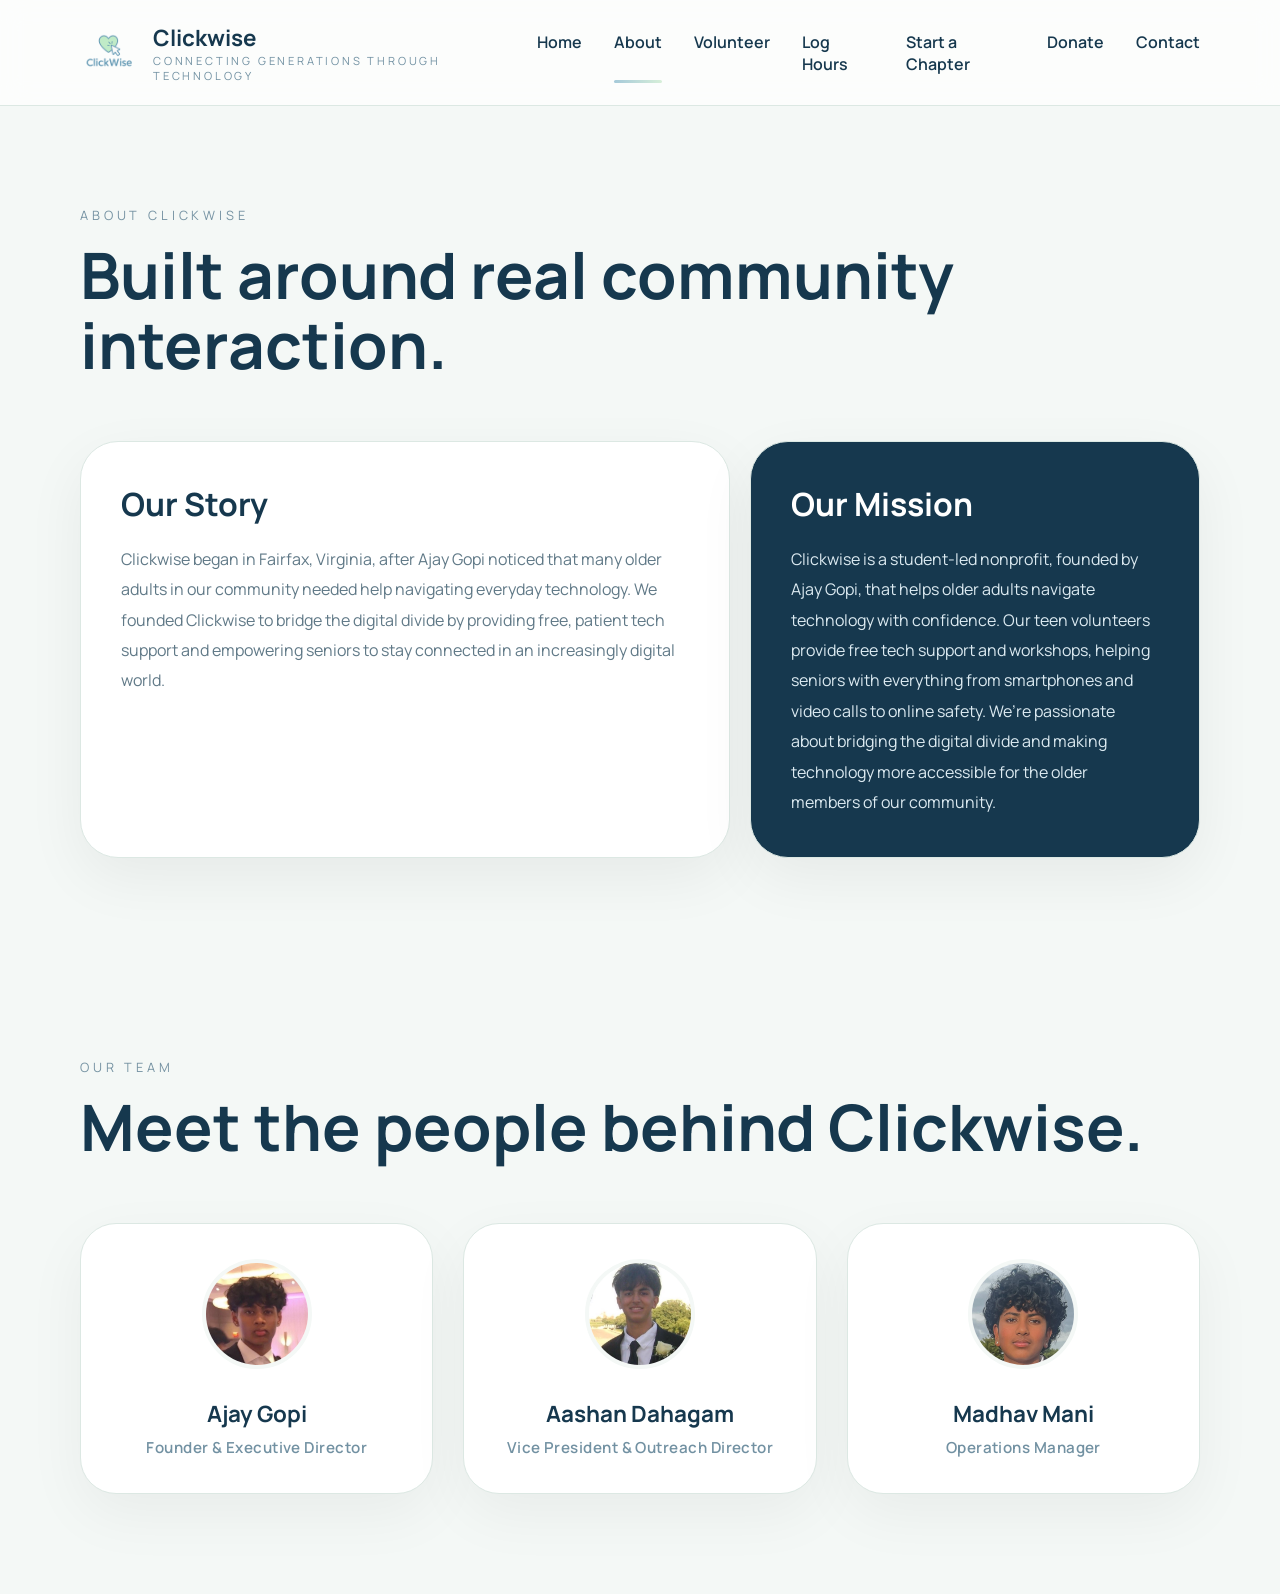
<file: about.html>
<!DOCTYPE html>
<html lang="en">
<head>
<meta charset="UTF-8">
<meta name="viewport" content="width=device-width, initial-scale=1.0">
<title>About | Clickwise</title>

<link rel="apple-touch-icon" sizes="180x180" href="/apple-touch-icon.png">
<link rel="icon" type="image/png" sizes="32x32" href="/favicon-32x32.png">
<link rel="icon" type="image/png" sizes="16x16" href="/favicon-16x16.png">
<link rel="manifest" href="/site.webmanifest">

<link href="https://fonts.googleapis.com/css2?family=Manrope:wght@300;400;500;600;700;800&family=Instrument+Serif:ital@0;1&display=swap" rel="stylesheet">
<link rel="stylesheet" href="style.css">
</head>
<body>

<nav class="navbar">
<div class="nav-left">
<img src="clickwise_logo.png" class="logo">
<div>
<h1>Clickwise</h1>
<p>Connecting Generations Through Technology</p>
</div>
</div>
<div class="nav-links">
<a href="index.html">Home</a>
<a href="about.html" class="active">About</a>
<a href="volunteer.html">Volunteer</a>
<a href="hours.html">Log Hours</a>
<a href="chapter.html">Start a Chapter</a>
<a href="donate.html">Donate</a>
<a href="contact.html">Contact</a>
</div>
</nav>

<section class="section">
<div class="section-title">
<p>About Clickwise</p>
<h2>Built around real community interaction.</h2>
</div>

<div class="grid-2">
<div class="story-card">
<h3>Our Story</h3>
<p>Clickwise began in Fairfax, Virginia, after Ajay Gopi noticed that many older adults in our community needed help navigating everyday technology. We founded Clickwise to bridge the digital divide by providing free, patient tech support and empowering seniors to stay connected in an increasingly digital world.
</p>
</div>

<div class="story-card dark-card">
<h3>Our Mission</h3>
<p>Clickwise is a student-led nonprofit, founded by Ajay Gopi, that helps older adults navigate technology with confidence. Our teen volunteers provide free tech support and workshops, helping seniors with everything from smartphones and video calls to online safety. We’re passionate about bridging the digital divide and making technology more accessible for the older members of our community.
</p>
</div>
</div>
</section>

<section class="section">
  <div class="section-title">
    <p>Our Team</p>
    <h2>Meet the people behind Clickwise.</h2>
  </div>

  <div class="grid-3">

    <div class="team-card">
      <img src="images/AJAY.jpeg" alt="Founder">
      <h3>Ajay Gopi</h3>
      <p class="role">Founder & Executive Director</p>
    </div>

    <div class="team-card">
      <img src="images/AASHAN.jpeg" alt="Team Member">
      <h3>Aashan Dahagam</h3>
      <p class="role">Vice President & Outreach Director</p>
    </div>

    <div class="team-card">
      <img src="images/madhav.jpeg" alt="Team Member">
      <h3>Madhav Mani</h3>
      <p class="role">Operations Manager</p>
    </div>

    <!-- <div class="team-card">
      <img src="images/person4.jpg" alt="Team Member">
      <h3>N/A</h3>
      <p class="role">Technology Education Director</p>
    </div>

    <div class="team-card">
      <img src="images/person5.jpg" alt="Team Member">
      <h3>N/A</h3>
      <p class="role">Community Outreach</p>
    </div>

    <div class="team-card">
      <img src="images/person6.jpg" alt="Team Member">
      <h3>N/A</h3>
      <p class="role">Volunteer Support</p>
    </div>
  -->
  </div>
</section>

<script src="script.js"></script>
</body>
</html>
</file>
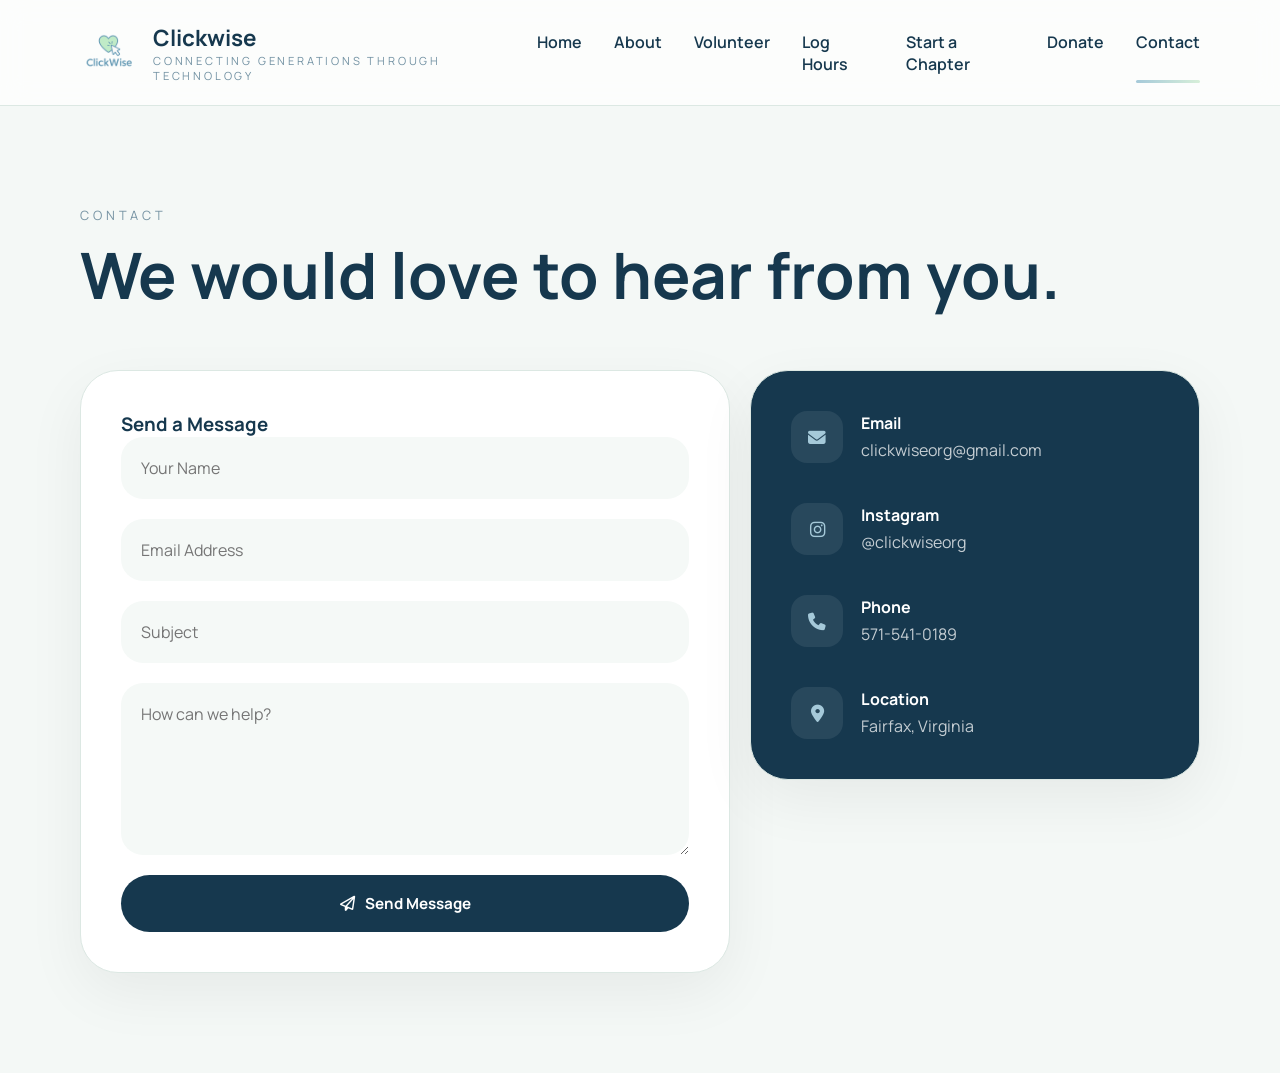
<file: contact.html>
<!DOCTYPE html>
<html lang="en">
<head>
  <link rel="stylesheet"
href="https://cdnjs.cloudflare.com/ajax/libs/font-awesome/6.5.1/css/all.min.css">
<meta charset="UTF-8">
<meta name="viewport" content="width=device-width, initial-scale=1.0">
<title>Contact | Clickwise</title>

<link rel="apple-touch-icon" sizes="180x180" href="/apple-touch-icon.png">
<link rel="icon" type="image/png" sizes="32x32" href="/favicon-32x32.png">
<link rel="icon" type="image/png" sizes="16x16" href="/favicon-16x16.png">
<link rel="manifest" href="/site.webmanifest">

<link href="https://fonts.googleapis.com/css2?family=Manrope:wght@300;400;500;600;700;800&family=Instrument+Serif:ital@0;1&display=swap" rel="stylesheet">

<link rel="stylesheet" href="style.css">
</head>

<body>

<nav class="navbar">
  <div class="nav-left">
    <img src="clickwise_logo.png" class="logo">

    <div>
      <h1>Clickwise</h1>
      <p>Connecting Generations Through Technology</p>
    </div>
  </div>

  <div class="nav-links">
    <a href="index.html">Home</a>
    <a href="about.html">About</a>
    <a href="volunteer.html">Volunteer</a>
    <a href="hours.html">Log Hours</a>
    <a href="chapter.html">Start a Chapter</a>
    <a href="donate.html">Donate</a>
    <a href="contact.html" class="active"> Contact</a>
  </div>
</nav>

<section class="section">

  <div class="section-title">
    <p>Contact</p>
    <h2>We would love to hear from you.</h2>
  </div>

  <div class="grid-2">

    <div class="dashboard-card">

      <h3>Send a Message</h3>

      <form
        action="https://formspree.io/f/mlgvkjjo"
        method="POST"
        class="form-group">

        <input
          type="text"
          name="name"
          placeholder="Your Name"
          required>

        <input
          type="email"
          name="email"
          placeholder="Email Address"
          required>

        <input
          type="text"
          name="subject"
          placeholder="Subject">

        <textarea
          name="message"
          rows="6"
          placeholder="How can we help?"
          required></textarea>

        <input
          type="hidden"
          name="_next"
          value="thankyou.html">

        <button class="send-btn">
    <i class="fa-regular fa-paper-plane"></i>
    Send Message
</button>

      </form>

    </div>

    <div class="dashboard-card dark-card contact-card">

  <div class="contact-row">
    <div class="contact-icon">
  <i class="fa-solid fa-envelope"></i>
</div>
    <div>
      <h4>Email</h4>
      <p>
  <a href="mailto:clickwiseorg@gmail.com"
     class="contact-link">
     clickwiseorg@gmail.com
  </a>
</p>
    </div>
  </div>

  <div class="contact-row">
    <div class="contact-icon">
  <i class="fa-brands fa-instagram"></i>
</div>
    <div>
      <h4>Instagram</h4>
      <p>
  <a href="https://instagram.com/clickwiseorg"
     target="_blank"
     class="contact-link">
     @clickwiseorg
  </a>
</p>
    </div>
  </div>

  <div class="contact-row">
    <div class="contact-icon">
  <i class="fa-solid fa-phone"></i>
</div>
    <div>
      <h4>Phone</h4>
      <p>571-541-0189</p>
    </div>
  </div>

  <div class="contact-row">
    <div class="contact-icon">
  <i class="fa-solid fa-location-dot"></i>
</div>
    <div>
      <h4>Location</h4>
      <p>Fairfax, Virginia</p>
    </div>
  </div>

</div>

  </div>

</section>

<script src="script.js"></script>

</body>
</html>
</file>
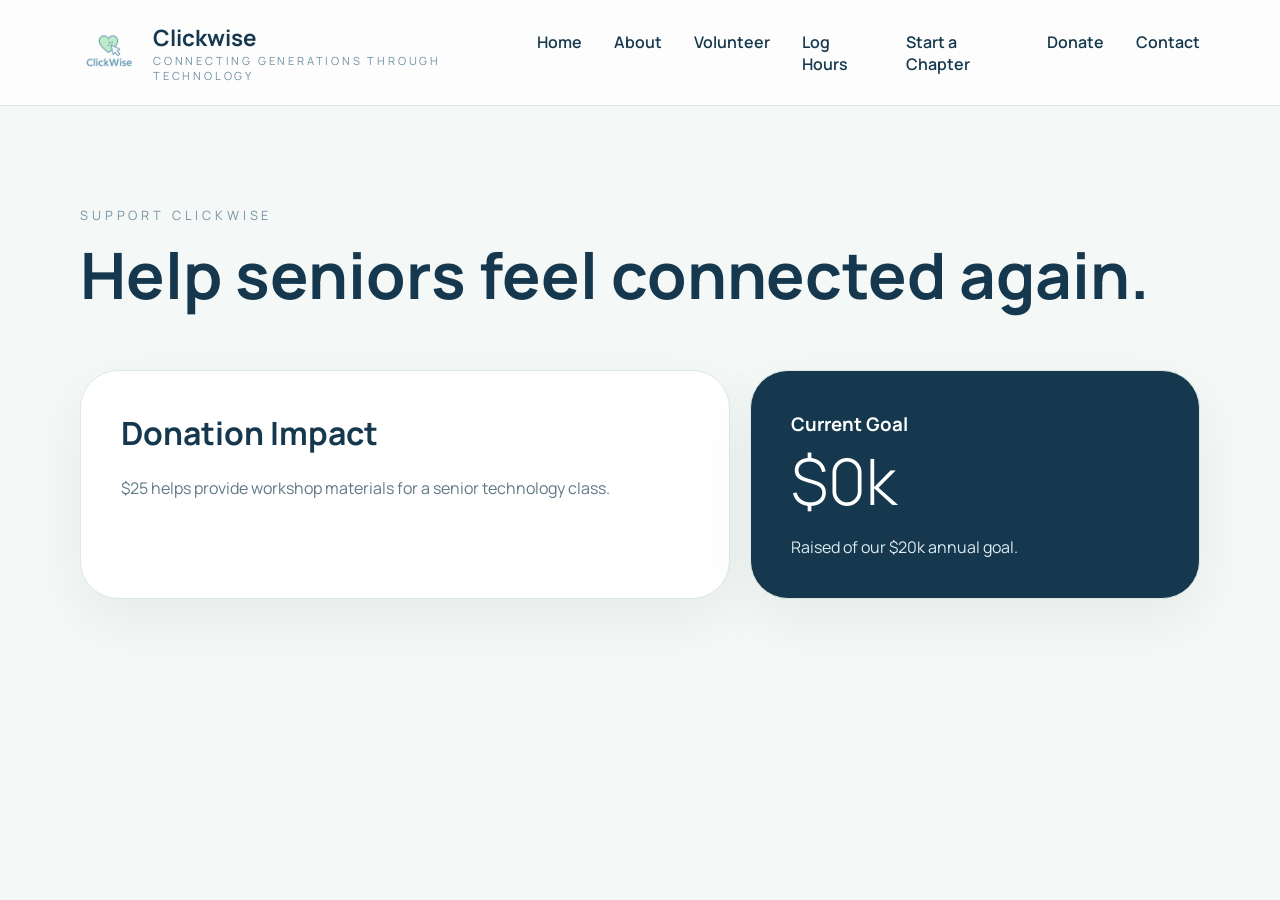
<file: donate.html>
<!DOCTYPE html>
<html lang="en">
<head>
<meta charset="UTF-8">
<meta name="viewport" content="width=device-width, initial-scale=1.0">
<title>Donate | Clickwise</title>

<link rel="apple-touch-icon" sizes="180x180" href="/apple-touch-icon.png">
<link rel="icon" type="image/png" sizes="32x32" href="/favicon-32x32.png">
<link rel="icon" type="image/png" sizes="16x16" href="/favicon-16x16.png">
<link rel="manifest" href="/site.webmanifest">

<link href="https://fonts.googleapis.com/css2?family=Manrope:wght@300;400;500;600;700;800&family=Instrument+Serif:ital@0;1&display=swap" rel="stylesheet">
<link rel="stylesheet" href="style.css">
</head>
<body>

<nav class="navbar">
  <div class="nav-left">
    <img src="clickwise_logo.png" class="logo">

    <div>
      <h1>Clickwise</h1>
      <p>Connecting Generations Through Technology</p>
    </div>
  </div>

  <div class="nav-links">
    <a href="index.html">Home</a>
    <a href="about.html">About</a>
    <a href="volunteer.html">Volunteer</a>
    <a href="hours.html">Log Hours</a>
    <a href="chapter.html">Start a Chapter</a>
    <a href="donate.html">Donate</a>
    <a href="contact.html">Contact</a>
  </div>
</nav>

<section class="section">
<div class="section-title">
<p>Support Clickwise</p>
<h2>Help seniors feel connected again.</h2>
</div>

<div class="grid-2">
<div class="story-card">
<h3>Donation Impact</h3>
<p>$25 helps provide workshop materials for a senior technology class.</p>
</div>

<div class="dashboard-card dark-card">
<h3>Current Goal</h3>
<div class="big-number">$0k</div>
<p>Raised of our $20k annual goal.</p>
</div>
</div>
</section>

<script src="script.js"></script>
</body>
</html>
</file>
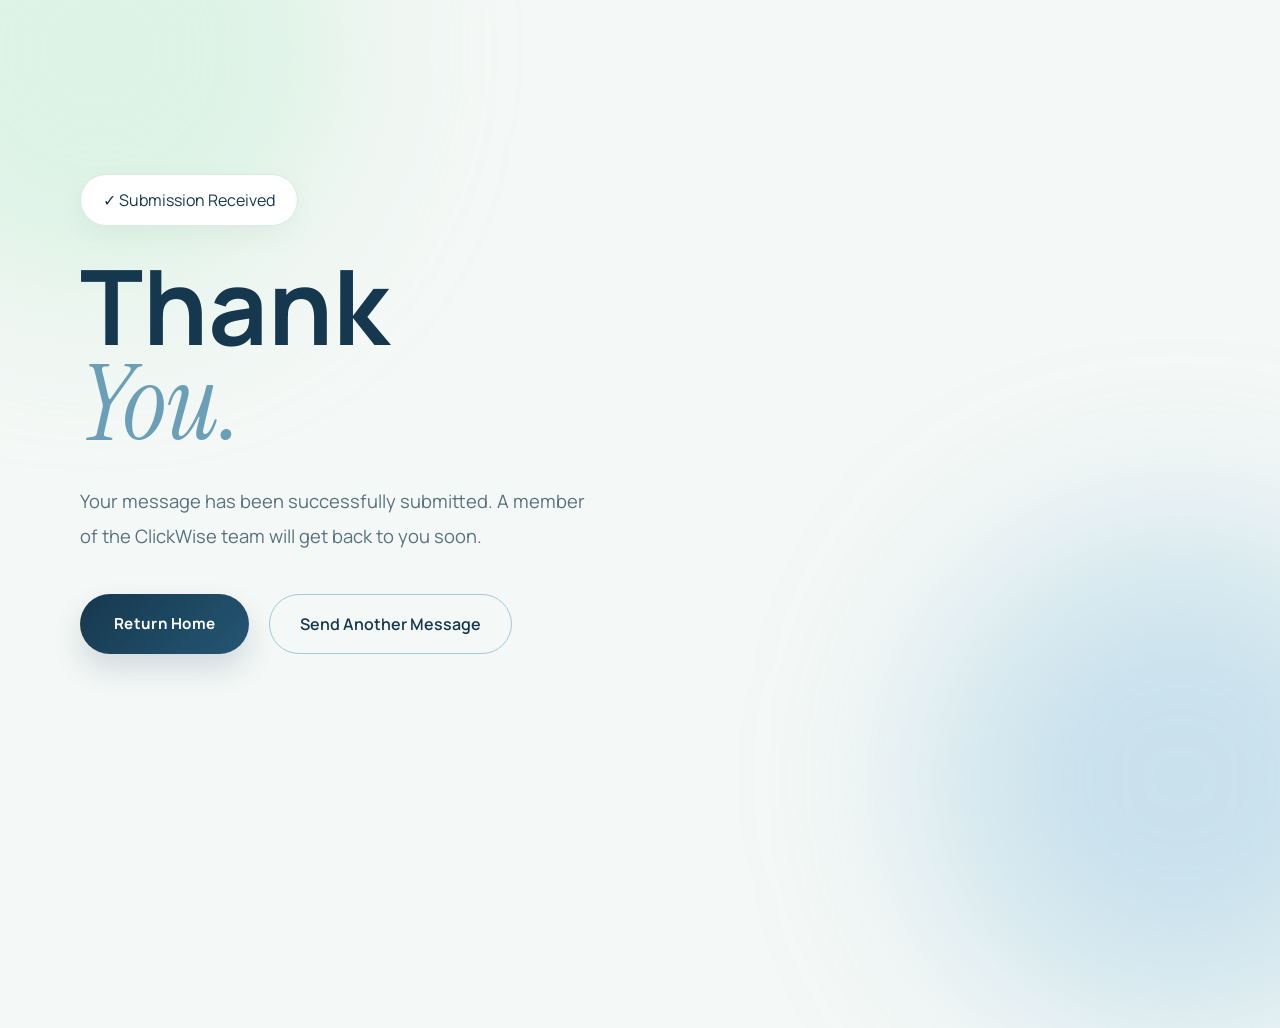
<file: thankyou.html>
<!DOCTYPE html>
<html lang="en">
<head>
<meta charset="UTF-8">
<meta name="viewport" content="width=device-width, initial-scale=1.0">

<title>Thank You | ClickWise</title>

<link href="https://fonts.googleapis.com/css2?family=Manrope:wght@300;400;500;600;700;800&family=Instrument+Serif:ital@0;1&display=swap" rel="stylesheet">

<link rel="stylesheet" href="style.css">
</head>

<body>

<section class="hero">

  <div class="hero-text">

    <div class="pill">
      ✓ Submission Received
    </div>

    <h1>
      Thank
      <span>You.</span>
    </h1>

    <p>
      Your message has been successfully submitted.
      A member of the ClickWise team will get back to you soon.
    </p>

    <div class="hero-buttons">

      <a href="index.html" class="primary-btn">
        Return Home
      </a>

      <a href="contact.html" class="secondary-btn">
        Send Another Message
      </a>

    </div>

  </div>

</section>

</body>
</html>
</file>
<file: style.css>
* {
  margin: 0;
  padding: 0;
  box-sizing: border-box;
}

html {
  scroll-behavior: smooth;
}

body {
  font-family: 'Manrope', sans-serif;
  background: #f4f8f6;
  color: #16384E;
  overflow-x: hidden;
}

:root {
  --primary: #16384E;
  --secondary: #6B9FB8;
  --mint: #DDF5E4;
  --light: #F4F8F6;
  --white: #ffffff;
  --border: #DCE8E3;
}

.serif {
  font-family: 'Instrument Serif', serif;
}

.navbar {
  position: sticky;
  top: 0;
  z-index: 999;
  display: flex;
  justify-content: space-between;
  align-items: center;
  padding: 22px 80px;
  backdrop-filter: blur(14px);
  background: rgba(255,255,255,0.7);
  border-bottom: 1px solid var(--border);
}

.nav-left {
  display: flex;
  align-items: center;
  gap: 15px;
}

.logo {
  width: 58px;
  height: 58px;
  object-fit: contain;
  border-radius: 18px;
}

.nav-left h1 {
  font-size: 1.4rem;
}

.nav-left p {
  font-size: 0.7rem;
  letter-spacing: 0.25em;
  text-transform: uppercase;
  color: #7291A2;
}

.nav-links {
  display: flex;
  gap: 32px;
}

.nav-links a {
  color: var(--primary);
  text-decoration: none;
  font-weight: 600;
  position: relative;
}

.nav-links a::after {
  content: '';
  position: absolute;
  bottom: -6px;
  left: 0;
  width: 0%;
  height: 2px;
  background: var(--secondary);
  transition: 0.3s ease;
}

.nav-links a:hover::after {
  width: 100%;
}

.secondary-btn {
  display: inline-flex;
  align-items: center;
  justify-content: center;
  border-radius: 999px;
  padding: 18px 30px;
  text-decoration: none;
  font-weight: 600;
  transition: 0.35s ease;
}

.primary-btn {
  display: inline-flex;
  align-items: center;
  justify-content: center;
  gap: 10px;

  padding: 18px 34px;

  border: none;
  border-radius: 999px;

  background: linear-gradient(
    135deg,
    #16384E,
    #245673
  );

  color: white;
  text-decoration: none;

  font-family: 'Manrope', sans-serif;
  font-size: 0.95rem;
  font-weight: 700;
  letter-spacing: 0.02em;

  cursor: pointer;

  box-shadow:
    0 15px 30px rgba(22,56,78,.15);

  transition: all .35s ease;
}

.primary-btn:hover {
  transform: translateY(-4px);
  box-shadow:
    0 20px 40px rgba(22,56,78,.22);
}

.primary-btn:active {
  transform: translateY(-1px);
}

.secondary-btn {
  border: 1px solid #A6C8D8;
  color: var(--primary);
}

.secondary-btn:hover {
  background: white;
}

.hero {
  min-height: 92vh;
  display: grid;
  grid-template-columns: 1fr 1fr;
  align-items: center;
  gap: 80px;
  padding: 80px;
  position: relative;
}

.hero::before {
  content: '';
  position: absolute;
  top: -200px;
  left: -150px;
  width: 500px;
  height: 500px;
  background: rgba(186,236,204,0.4);
  border-radius: 50%;
  filter: blur(80px);
}

.hero::after {
  content: '';
  position: absolute;
  bottom: -200px;
  right: -150px;
  width: 500px;
  height: 500px;
  background: rgba(122,183,220,0.35);
  border-radius: 50%;
  filter: blur(90px);
}

.hero-text {
  position: relative;
  z-index: 2;
}

.pill {
  display: inline-flex;
  align-items: center;
  gap: 10px;
  padding: 14px 22px;
  border-radius: 999px;
  border: 1px solid var(--border);
  background: white;
  margin-bottom: 30px;
  box-shadow: 0 10px 30px rgba(0,0,0,0.04);
}

.hero h1 {
  font-size: 6.5rem;
  line-height: 0.95;
  margin-bottom: 30px;
}

.hero h1 span {
  display: block;
  font-family: 'Instrument Serif', serif;
  color: var(--secondary);
  font-style: italic;
  font-weight: 400;
}

.hero p {
  font-size: 1.15rem;
  line-height: 1.9;
  color: #59727F;
  max-width: 620px;
  margin-bottom: 40px;
}

.hero-buttons {
  display: flex;
  gap: 20px;
}

.hero-card,
.card,
.feature-card,
.dashboard-card,
.story-card,
.timeline-card,
.event-card {
  background: white;
  border-radius: 38px;
  border: 1px solid var(--border);
  box-shadow: 0 20px 60px rgba(0,0,0,0.06);
}

.hero-card {
  padding: 45px;
  position: relative;
  z-index: 2;
}

.hero-card h3 {
  text-transform: uppercase;
  letter-spacing: 0.25em;
  font-size: 0.8rem;
  color: #6B8D9E;
  margin-bottom: 30px;
}

.hero-card h2 {
  font-size: 5rem;
  font-weight: 300;
}

.hero-card p {
  margin: 10px 0 40px;
}

.progress-group div {
  display: flex;
  justify-content: space-between;
  margin-bottom: 10px;
}

.progress-bar {
  width: 100%;
  height: 10px;
  background: #E8F0EC;
  border-radius: 999px;
  overflow: hidden;
}

.fill {
  width: 82%;
  height: 100%;
  background: linear-gradient(to right,#7CC8E3,#A5E7B6);
}

.section {
  padding: 100px 80px;
}

.section-title {
  margin-bottom: 60px;
}

.section-title p {
  text-transform: uppercase;
  letter-spacing: 0.3em;
  font-size: 0.8rem;
  color: #7693A3;
  margin-bottom: 16px;
}

.section-title h2 {
  font-size: 4rem;
  line-height: 1.1;
}

.grid-2,
.grid-3 {
  display: grid;
  gap: 30px;
}

.grid-2 {
  grid-template-columns: 1.3fr .9fr;
  gap: 20px;
  max-width: 1150px;
  margin: 0 auto;
}

.grid-3 {
  grid-template-columns: repeat(3,1fr);
}

.feature-card,
.story-card,
.event-card,
.timeline-card,
.dashboard-card {
  padding: 40px;
  transition: 0.4s ease;
}

.feature-card:hover,
.story-card:hover,
.event-card:hover,
.timeline-card:hover,
.dashboard-card:hover {
  transform: translateY(-10px);
}

.dark-card {
  background: var(--primary);
  color: white;
}

.dark-card p {
  color: #D7E8EF;
}

.feature-card h3,
.story-card h3,
.event-card h3,
.timeline-card h3 {
  font-size: 2rem;
  margin-bottom: 18px;
}

.feature-card p,
.story-card p,
.event-card p,
.timeline-card p {
  line-height: 1.9;
  color: #607987;
}

.dark-card p {
  color: #DCEAF1;
}

.timeline {
  display: grid;
  grid-template-columns: repeat(4,1fr);
  gap: 25px;
}

.big-number {
  font-size: 4rem;
  font-weight: 300;
  margin-bottom: 12px;
}

.form-group {
  display: flex;
  flex-direction: column;
  gap: 20px;
}

input,
textarea,
select {
  padding: 20px;
  border-radius: 22px;
  border: none;
  background: #F5F9F7;
  font-family: inherit;
  font-size: 1rem;
}

input:focus,
textarea:focus,
select:focus {
  outline: 2px solid #A5C9D9;
}

.footer {
  padding: 50px 80px;
  display: flex;
  justify-content: space-between;
  color: #6B8797;
}

.stats-grid {
  display: grid;
  grid-template-columns: repeat(4,1fr);
  gap: 25px;
}

.stat-card {
  background: white;
  padding: 40px;
  border-radius: 32px;
  border: 1px solid var(--border);
}

.faq {
  display: flex;
  flex-direction: column;
  gap: 20px;
}

.faq-item {
  background: white;
  padding: 35px;
  border-radius: 28px;
  border: 1px solid var(--border);
  cursor: pointer;
}

.faq-answer {
  display: none;
  margin-top: 18px;
  color: #607987;
  line-height: 1.8;
}

.map-placeholder {
  height: 450px;
  border-radius: 40px;
  background: linear-gradient(135deg,#DDF5E4,#C7DFEC);
  display: flex;
  align-items: center;
  justify-content: center;
  font-size: 2rem;
}

.team-card {
  background: white;
  border: 1px solid var(--border);
  border-radius: 36px;
  padding: 35px;
  text-align: center;
  transition: all 0.35s ease;
  box-shadow: 0 20px 60px rgba(0,0,0,0.05);
}

.team-card:hover {
  transform: translateY(-10px);
}

.team-card img {
  width: 110px;
  height: 110px;
  border-radius: 50%;
  object-fit: cover;
  margin-bottom: 24px;
  border: 4px solid #F4F8F6;
}

.team-card h3 {
  font-size: 1.4rem;
  margin-bottom: 8px;
  color: #16384E;
}

.team-card .role {
  color: #7291A2;
  font-size: 0.95rem;
  font-weight: 600;
  letter-spacing: 0.03em;
}

.hero-slider {
  position: relative;
  z-index: 2;
}

.slider-container {
  position: relative;
  overflow: hidden;
  border-radius: 42px;
  background: white;
  border: 1px solid var(--border);
  box-shadow: 0 30px 80px rgba(0,0,0,0.08);
}

.slide {
  display: none;
  position: relative;
}

.slide.active {
  display: block;
  animation: fadeIn 0.8s ease;
}

.slide img {
  width: 100%;
  height: 650px;
  object-fit: cover;
  display: block;
}

.slide-caption {
  position: absolute;
  left: 25px;
  bottom: 25px;

  background: rgba(255,255,255,0.85);
  backdrop-filter: blur(12px);

  padding: 14px 22px;
  border-radius: 999px;

  font-weight: 600;
  color: #16384E;
}

.slider-btn {
  position: absolute;
  top: 50%;
  transform: translateY(-50%);

  width: 52px;
  height: 52px;

  border: none;
  border-radius: 50%;

  background: rgba(255,255,255,0.9);
  backdrop-filter: blur(12px);

  cursor: pointer;
  font-size: 1.2rem;

  transition: 0.3s;
}

.slider-btn:hover {
  transform: translateY(-50%) scale(1.08);
}

.prev {
  left: 20px;
}

.next {
  right: 20px;
}

.slider-dots {
  position: absolute;
  bottom: 25px;
  right: 25px;

  display: flex;
  gap: 10px;
}

.dot {
  width: 10px;
  height: 10px;
  border-radius: 50%;
  background: rgba(255,255,255,0.5);
}

.dot.active {
  background: white;
}

@keyframes fadeIn {
  from {
    opacity: 0;
    transform: scale(1.02);
  }

  to {
    opacity: 1;
    transform: scale(1);
  }
}

@media(max-width:1100px){
  .hero,
  .grid-2,
  .grid-3,
  .timeline,
  .stats-grid {
    grid-template-columns: 1fr;
  }

  .navbar {
    padding: 20px 30px;
    flex-direction: column;
    gap: 20px;
  }

  .hero,
  .section {
    padding: 60px 30px;
  }

  .hero h1 {
    font-size: 4rem;
  }

  .nav-links {
    flex-wrap: wrap;
    justify-content: center;
  }
}

.workshops-panel {
  display: flex;
  flex-direction: column;
  gap: 20px;
}

.panel-header {
  display: flex;
  justify-content: space-between;
  align-items: center;
  margin-bottom: 10px;
}

.panel-header h3 {
  font-size: 1.6rem;
}

.panel-header span {
  color: #7f98a8;
  font-size: .9rem;
}

.workshop-card {
  background: white;
  border: 1px solid var(--border);
  border-radius: 28px;
  overflow: hidden;
  transition: .3s ease;
  cursor: pointer;
}

.workshop-card:hover {
  transform: translateY(-6px);
  box-shadow: 0 20px 40px rgba(0,0,0,.08);
}

.workshop-card img {
  width: 100%;
  height: 180px;
  object-fit: cover;
  display: block;
}

.workshop-content {
  padding: 24px;
}

.workshop-date {
  display: inline-block;
  padding: 6px 12px;
  background: #EAF5FB;
  color: #4F7488;
  border-radius: 999px;
  font-size: .85rem;
  margin-bottom: 14px;
}

.workshop-content h4 {
  font-size: 1.3rem;
  margin-bottom: 10px;
}

.workshop-content p {
  color: #6F8794;
  line-height: 1.7;
}


.nav-links a::after {
  content: "";
  position: absolute;
  left: 0;
  bottom: -8px;
  width: 0;
  height: 3px;
  border-radius: 999px;
  background: linear-gradient(
    90deg,
    #A5C9D9,
    #D7EFD9
  );
  transition: width .3s ease;
}

.nav-links a:hover::after {
  width: 100%;
}

.nav-links a.active::after {
  width: 100%;
}

.contact-card{
  display:flex;
  flex-direction:column;
  gap:28px;
  justify-content:center;
}

.contact-row{
  display:flex;
  align-items:flex-start;
  gap:18px;
}

.contact-icon{
    width:48px;
    height:48px;
    border-radius:14px;
    background:rgba(255,255,255,.08);
    display:flex;
    align-items:center;
    justify-content:center;
    color:#A5C9D9;
    font-size:1.1rem;
    flex-shrink:0;
}

.contact-row h4{
  margin-bottom:6px;
  font-size:1.05rem;
  color:white;
}

.contact-row p{
  margin:0;
  color:rgba(255,255,255,.75);
  line-height:1.6;
}

.send-btn{
    display:inline-flex;
    align-items:center;
    gap:10px;

    padding:16px 28px;

    border:none;
    border-radius:999px;

    background:linear-gradient(
        135deg,
        #A5C9D9,
        #D7EFD9
    );

    color:#163A52;
    font-family:'Manrope',sans-serif;
    font-size:1rem;
    font-weight:700;

    cursor:pointer;
    transition:.3s ease;
}

.send-btn:hover{
    transform:translateY(-3px);
    box-shadow:0 12px 24px rgba(0,0,0,.12);
}

/* Smaller contact card */

.contact-card {
    width: 100%;
    max-width: 500px;
    padding: 40px;
    height: fit-content;
    align-self: start;
}

.contact-card {
  display: flex;
  flex-direction: column;
  justify-content: flex-start;
  gap: 22px;
}

.contact-card {
    justify-content: flex-start;
}

/* Better contact rows */

.contact-row{
    display:flex;
    align-items:center;
    gap:18px;
}

.contact-row:not(:last-child){
    margin-bottom:18px;
}

/* Icon styling */

.contact-icon{
    width:52px;
    height:52px;

    border-radius:16px;

    background:rgba(255,255,255,.08);

    display:flex;
    align-items:center;
    justify-content:center;

    color:#A5C9D9;
    font-size:1.1rem;
}

/* Text styling */

.contact-row h4{
    margin:0 0 4px;
    font-size:1rem;
    color:white;
}

.contact-row p{
    margin:0;
    color:rgba(255,255,255,.75);
}

/* Links */

.contact-link{
    color:rgba(255,255,255,.75);
    text-decoration:none;
    transition:.2s;
}

.contact-link:hover{
    color:#D7EFD9;
}

/* Better button */

.send-btn{
    display:inline-flex;
    align-items:center;
    justify-content:center;
    gap:10px;

    padding:18px 32px;

    border:none;
    border-radius:999px;

    background:#16384E;

    color:white;

    font-family:'Manrope',sans-serif;
    font-size:.95rem;
    font-weight:700;

    cursor:pointer;
    transition:.3s ease;
}

.send-btn:hover{
    transform:translateY(-3px);
    background:#1E4B68;
    box-shadow:0 15px 30px rgba(22,56,78,.18);
}

.impact-image{
    width:100%;
    height:350px;
    object-fit:cover;
    border-radius:28px;
    margin-bottom:30px;
}

.impact-content h2{
    font-size:2.2rem;
    margin-bottom:15px;
}

.impact-content p{
    color:#607987;
    line-height:1.9;
    max-width:800px;
}

.impact-banner{
    display:grid;
    grid-template-columns:1.2fr 1fr;
    gap:40px;

    background:white;
    border:1px solid var(--border);
    border-radius:38px;

    padding:45px;

    box-shadow:0 20px 60px rgba(0,0,0,.05);
}

.impact-label{
    font-size:.8rem;
    letter-spacing:.3em;
    text-transform:uppercase;
    color:#7291A2;
    margin-bottom:20px;
}

.impact-banner h3{
    font-size:3rem;
    line-height:1.1;
    margin-bottom:20px;
    color:var(--primary);
}

.impact-banner p{
    color:#607987;
    line-height:1.9;
}

.impact-stats{
    display:flex;
    gap:40px;
    margin-top:35px;
}

.impact-stat h4{
    font-size:2.5rem;
    color:var(--primary);
}

.impact-stat span{
    color:#7291A2;
}

.impact-image img{
    width:100%;
    height:100%;
    object-fit:cover;
    border-radius:28px;
}

@media(max-width:1100px){

    .impact-banner{
        grid-template-columns:1fr;
    }

}

.volunteer-events{
    max-width:1100px;
    margin:0 auto;
}

.volunteer-intro{
    margin-bottom:30px;
}

.volunteer-intro h3{
    font-size:2rem;
    margin-bottom:10px;
}

.volunteer-intro p{
    color:#607987;
    line-height:1.8;
}

.event-row{
    display:grid;
    grid-template-columns:
      260px
      1fr
      60px;

    align-items:center;

    gap:30px;

    background:white;
    border:1px solid var(--border);
    border-radius:32px;

    overflow:hidden;

    text-decoration:none;
    color:inherit;

    margin-bottom:24px;

    transition:.3s ease;
}

.event-row:hover{
    transform:translateY(-6px);
    box-shadow:0 20px 50px rgba(0,0,0,.08);
}

.event-row img{
    width:100%;
    height:220px;
    object-fit:cover;
}

.event-row-content{
    padding:20px 0;
}

.event-date{
    display:inline-block;

    background:#EAF5FB;

    color:#557B90;

    padding:8px 14px;

    border-radius:999px;

    font-size:.85rem;

    margin-bottom:16px;
}

.event-row-content h4{
    font-size:2rem;
    margin-bottom:12px;
}

.event-row-content p{
    color:#607987;
    line-height:1.8;
}

.event-arrow{
    font-size:2rem;
    color:#7291A2;
    padding-right:30px;
}

@media(max-width:900px){

.event-row{
    grid-template-columns:1fr;
}

.event-row img{
    height:250px;
}

.event-arrow{
    display:none;
}



}

/* =========================================
   CHAPTER PAGE
========================================= */

.chapter-hero {
  margin-bottom: 30px;
}


/* MAP */

.chapter-map-wrapper {
  position: relative;
  width: 100%;
  height: 620px;
  border-radius: 28px;
  overflow: hidden;
  border: 1px solid rgba(22, 56, 78, 0.12);
  box-shadow: 0 20px 60px rgba(22, 56, 78, 0.08);
}

#chapterMap {
  width: 100%;
  height: 100%;
}


/* MAP OVERLAY */

.map-overlay {
  position: absolute;
  top: 24px;
  left: 24px;
  z-index: 500;

  width: 300px;

  padding: 24px;

  border-radius: 20px;

  background: rgba(255, 255, 255, 0.92);

  backdrop-filter: blur(16px);
  -webkit-backdrop-filter: blur(16px);

  box-shadow: 0 12px 35px rgba(22, 56, 78, 0.12);
}

.map-status {
  display: flex;
  align-items: center;
  gap: 8px;

  font-size: 12px;
  font-weight: 800;

  text-transform: uppercase;
  letter-spacing: 0.08em;

  color: #16384E;

  margin-bottom: 14px;
}

.status-dot {
  width: 8px;
  height: 8px;

  border-radius: 50%;

  background: #6B9FB8;

  box-shadow: 0 0 0 5px rgba(107, 159, 184, 0.15);
}

.map-overlay h3 {
  margin: 0 0 8px;

  font-family: "Instrument Serif", serif;

  font-size: 30px;

  font-weight: 400;

  color: #16384E;
}

.map-overlay p {
  margin: 0;

  font-size: 14px;

  line-height: 1.6;

  color: #60717b;
}


/* CUSTOM MAP MARKER */

.custom-marker {
  background: transparent;
  border: none;
}

.marker-core {
  position: absolute;

  width: 16px;
  height: 16px;

  top: 7px;
  left: 7px;

  border-radius: 50%;

  background: #16384E;

  border: 3px solid white;

  box-shadow:
    0 3px 12px rgba(22, 56, 78, 0.35);
}

.marker-pulse {
  position: absolute;

  width: 30px;
  height: 30px;

  top: 0;
  left: 0;

  border-radius: 50%;

  background: rgba(107, 159, 184, 0.22);

  animation: markerPulse 2s infinite;
}

@keyframes markerPulse {

  0% {
    transform: scale(.7);
    opacity: .8;
  }

  70% {
    transform: scale(1.4);
    opacity: 0;
  }

  100% {
    transform: scale(1.4);
    opacity: 0;
  }

}


/* POPUP */

.leaflet-popup-content-wrapper {
  border-radius: 16px;

  box-shadow:
    0 12px 35px rgba(22, 56, 78, 0.15);
}

.leaflet-popup-content {
  margin: 18px 20px;
}

.chapter-popup {
  min-width: 170px;
}

.popup-label {
  font-size: 10px;

  font-weight: 800;

  letter-spacing: .08em;

  color: #6B9FB8;

  margin-bottom: 6px;
}

.chapter-popup h3 {
  margin: 0;

  font-family: "Instrument Serif", serif;

  font-size: 27px;

  font-weight: 400;

  color: #16384E;
}

.chapter-popup p {
  margin: 2px 0 12px;

  color: #71808a;

  font-size: 13px;
}

.popup-status {
  display: flex;

  align-items: center;

  gap: 7px;

  font-size: 11px;

  font-weight: 700;

  color: #16384E;
}

.popup-status span {
  width: 7px;
  height: 7px;

  border-radius: 50%;

  background: #6B9FB8;
}


/* LOCATION CARDS */

.chapter-locations {
  display: grid;

  grid-template-columns: repeat(3, 1fr);

  gap: 16px;

  margin-top: 18px;
}

.chapter-location-card {

  display: flex;

  align-items: center;

  gap: 18px;

  padding: 24px;

  background: #ffffff;

  border: 1px solid rgba(22, 56, 78, 0.1);

  border-radius: 20px;

  transition:
    transform .25s ease,
    box-shadow .25s ease,
    border-color .25s ease;
}

.chapter-location-card:hover {

  transform: translateY(-4px);

  border-color: rgba(107, 159, 184, 0.5);

  box-shadow:
    0 15px 35px rgba(22, 56, 78, 0.08);
}

.location-number {

  display: flex;

  align-items: center;
  justify-content: center;

  width: 44px;
  height: 44px;

  flex-shrink: 0;

  border-radius: 14px;

  background: #DDF5E4;

  color: #16384E;

  font-size: 12px;

  font-weight: 800;
}

.chapter-location-card span {

  font-size: 11px;

  font-weight: 700;

  text-transform: uppercase;

  letter-spacing: .08em;

  color: #6B9FB8;
}

.chapter-location-card h3 {

  margin: 3px 0 2px;

  font-family: "Instrument Serif", serif;

  font-size: 25px;

  font-weight: 400;

  color: #16384E;
}

.chapter-location-card p {

  margin: 0;

  font-size: 12px;

  color: #7b8a92;
}


/* CTA */

.chapter-cta-section {
  padding-top: 30px;
}

.chapter-cta {

  display: flex;

  align-items: center;

  justify-content: space-between;

  gap: 50px;

  padding: 55px;

  border-radius: 28px;

  background: #16384E;

  color: white;

  overflow: hidden;

  position: relative;
}

.chapter-cta::after {

  content: "";

  position: absolute;

  width: 350px;
  height: 350px;

  right: -120px;
  top: -180px;

  border-radius: 50%;

  background: rgba(107, 159, 184, 0.15);
}

.chapter-cta .pill {

  display: inline-block;

  color: white;

  background: rgba(255,255,255,.1);

  border-color: rgba(255,255,255,.15);

  margin-bottom: 18px;
}

.chapter-cta h2 {

  margin: 0 0 16px;

  font-family: "Instrument Serif", serif;

  font-size: clamp(38px, 5vw, 58px);

  line-height: 1;

  font-weight: 400;
}

.chapter-cta p {

  max-width: 570px;

  margin: 0;

  line-height: 1.7;

  color: rgba(255,255,255,.72);
}

.chapter-cta-action {

  position: relative;

  z-index: 2;

  min-width: 210px;
}

.chapter-cta-action p {

  margin-bottom: 14px;

  font-size: 13px;

  color: rgba(255,255,255,.55);
}

.chapter-cta-action .primary-btn {

  display: inline-block;

  background: white;

  color: #16384E;
}


/* MOBILE */

@media (max-width: 800px) {

  .chapter-map-wrapper {
    height: 500px;
  }

  .map-overlay {
    width: calc(100% - 48px);
  }

  .chapter-locations {
    grid-template-columns: 1fr;
  }

  .chapter-cta {
    flex-direction: column;
    align-items: flex-start;

    padding: 35px 28px;
  }

}
</file>
